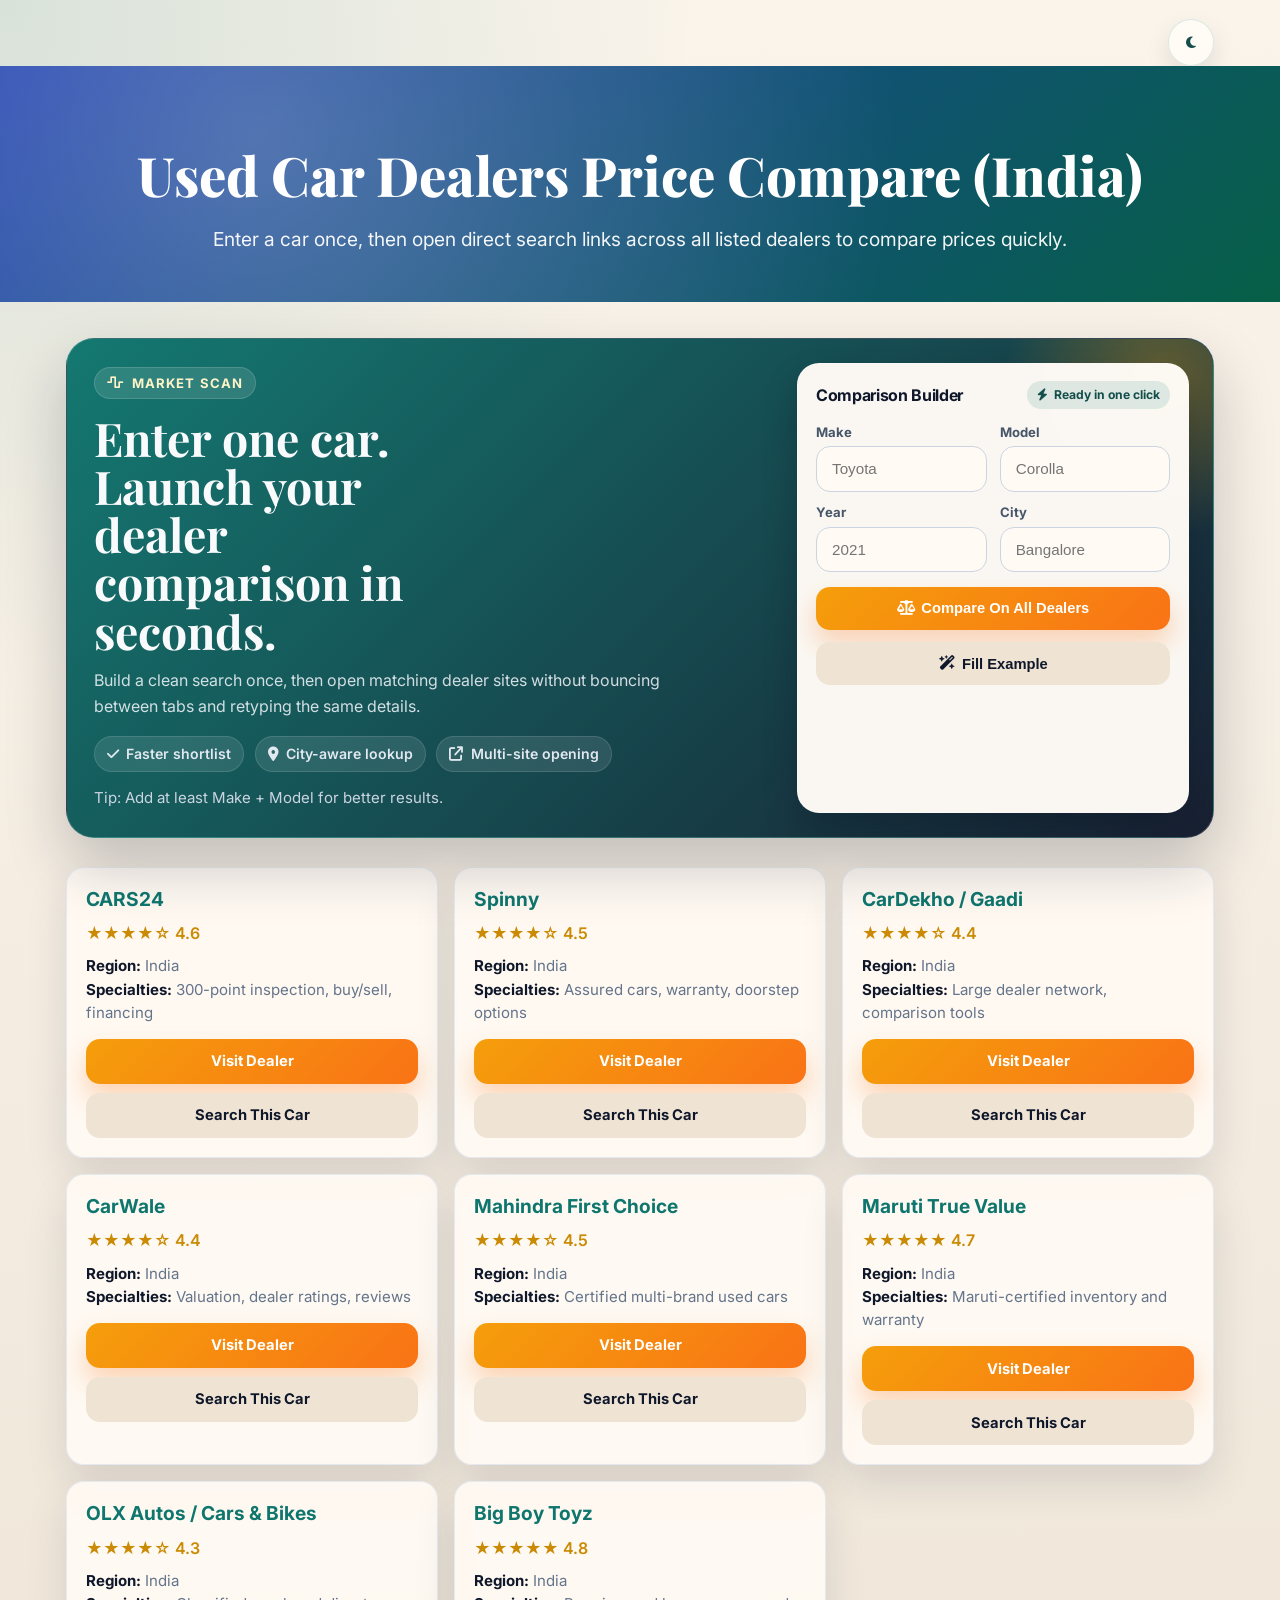
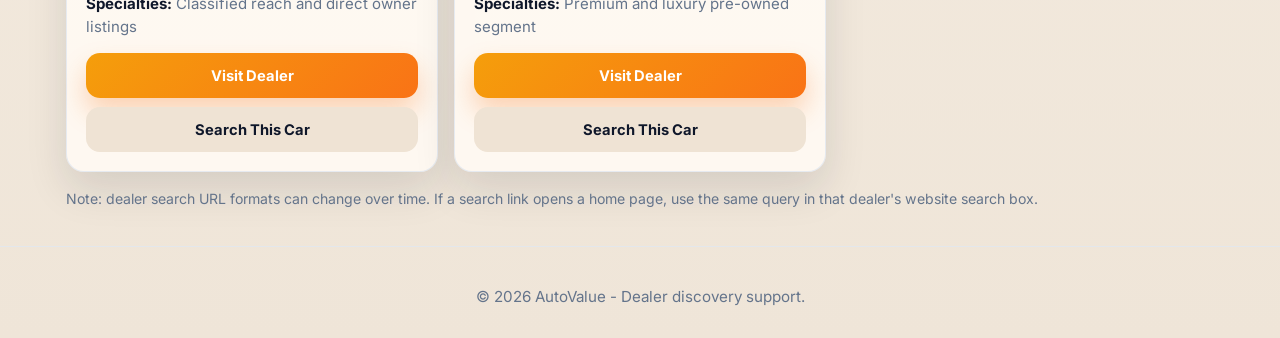
<file: templates/dealers.html>
﻿<!DOCTYPE html>
<html lang="en">
<head>
  <meta charset="UTF-8" />
  <meta name="viewport" content="width=device-width, initial-scale=1.0"/>
  <title>Top Used Car Dealers in India & Price Compare - AutoValue 2026</title>
  <link rel="preconnect" href="https://fonts.googleapis.com">
  <link rel="preconnect" href="https://fonts.gstatic.com" crossorigin>
  <link href="https://fonts.googleapis.com/css2?family=Inter:wght@300;400;500;600;700&family=Playfair+Display:wght@600;700;800&display=swap" rel="stylesheet">
  <link rel="stylesheet" href="https://cdnjs.cloudflare.com/ajax/libs/font-awesome/6.5.0/css/all.min.css"/>
  <style>
    :root {
      --bg: #efe5d8;
      --surface: #fffaf4;
      --text: #0f172a;
      --muted: #64748b;
      --primary: #0f766e;
      --primary-dark: #134e4a;
      --accent: #f59e0b;
      --card: rgba(255, 250, 244, 0.92);
      --border: rgba(226,232,240,0.85);
      --shadow: 0 18px 42px rgba(15, 23, 42, 0.12);
      --radius: 18px;
    }

    * { margin: 0; padding: 0; box-sizing: border-box; }

    body {
      font-family: 'Inter', sans-serif;
      background:
        radial-gradient(circle at top left, rgba(15, 118, 110, 0.14), transparent 30%),
        linear-gradient(180deg, #faf4eb 0%, var(--bg) 100%);
      color: var(--text);
      min-height: 100vh;
    }

    header {
      background: linear-gradient(135deg, #1e40af, #065f46);
      color: white;
      padding: 4.5rem 1.25rem 3rem;
      text-align: center;
      position: relative;
      overflow: hidden;
    }

    header::before {
      content: '';
      position: absolute;
      inset: 0;
      background: radial-gradient(circle at 20% 30%, rgba(255,255,255,0.25) 0%, transparent 62%);
    }

    h1 {
      position: relative;
      font-family: 'Playfair Display', serif;
      font-size: clamp(2rem, 6vw, 3.4rem);
      font-weight: 800;
    }

    header p {
      position: relative;
      font-size: clamp(1rem, 2.8vw, 1.2rem);
      max-width: 860px;
      margin: 0.9rem auto 0;
      opacity: 0.94;
      line-height: 1.5;
    }

    .container {
      max-width: 1180px;
      margin: 2.25rem auto;
      padding: 0 1rem;
    }

    .toolbar {
      max-width: 1180px;
      margin: 1.2rem auto 0;
      padding: 0 1rem;
      display: flex;
      justify-content: flex-end;
    }

    .theme-toggle {
      width: 2.9rem;
      height: 2.9rem;
      border-radius: 999px;
      border: 1px solid rgba(15, 118, 110, 0.14);
      background: rgba(255, 251, 246, 0.92);
      color: var(--primary-dark);
      display: inline-flex;
      align-items: center;
      justify-content: center;
      cursor: pointer;
      box-shadow: 0 10px 24px rgba(15, 23, 42, 0.1);
      transition: transform 0.2s ease, background 0.2s ease, color 0.2s ease, border-color 0.2s ease;
    }

    .theme-toggle:hover {
      transform: translateY(-1px);
    }

    .compare-panel {
      background:
        linear-gradient(135deg, rgba(15, 118, 110, 0.98), rgba(15, 23, 42, 0.96)),
        var(--surface);
      color: #f8fafc;
      border: 1px solid rgba(255,255,255,0.14);
      border-radius: 28px;
      box-shadow: 0 28px 60px rgba(15, 23, 42, 0.22);
      padding: 1.5rem;
      margin-bottom: 1.8rem;
      position: relative;
      overflow: hidden;
    }

    .compare-panel::before {
      content: '';
      position: absolute;
      width: 320px;
      height: 320px;
      right: -110px;
      top: -120px;
      background: radial-gradient(circle, rgba(245,158,11,0.35) 0%, transparent 70%);
      pointer-events: none;
    }

    .compare-shell {
      position: relative;
      display: grid;
      grid-template-columns: minmax(0, 1.4fr) minmax(260px, 0.8fr);
      gap: 1.3rem;
      align-items: stretch;
      z-index: 1;
    }

    .compare-copy {
      padding: 0.25rem 0.2rem;
    }

    .compare-panel h2 {
      font-family: 'Playfair Display', serif;
      font-size: clamp(1.9rem, 4vw, 2.9rem);
      line-height: 1.04;
      margin-bottom: 0.85rem;
      max-width: 12ch;
    }

    .compare-kicker {
      display: inline-flex;
      align-items: center;
      gap: 0.5rem;
      background: rgba(255,255,255,0.12);
      color: #fef3c7;
      border: 1px solid rgba(255,255,255,0.14);
      border-radius: 999px;
      padding: 0.45rem 0.75rem;
      font-size: 0.82rem;
      font-weight: 700;
      letter-spacing: 0.08em;
      text-transform: uppercase;
      margin-bottom: 0.9rem;
    }

    .compare-lead {
      max-width: 58ch;
      color: rgba(241,245,249,0.86);
      line-height: 1.6;
      font-size: 1rem;
      margin-bottom: 1rem;
    }

    .compare-points {
      display: flex;
      flex-wrap: wrap;
      gap: 0.65rem;
    }

    .compare-point {
      display: inline-flex;
      align-items: center;
      gap: 0.45rem;
      padding: 0.55rem 0.75rem;
      border-radius: 999px;
      background: rgba(255,255,255,0.1);
      border: 1px solid rgba(255,255,255,0.12);
      color: #e2e8f0;
      font-size: 0.88rem;
      font-weight: 600;
    }

    .compare-form-card {
      background: rgba(255, 251, 246, 0.98);
      color: var(--text);
      border-radius: 22px;
      padding: 1.1rem;
      border: 1px solid rgba(255,255,255,0.18);
      box-shadow: 0 18px 34px rgba(2, 8, 23, 0.22);
    }

    .compare-form-title {
      display: flex;
      align-items: center;
      justify-content: space-between;
      gap: 0.75rem;
      margin-bottom: 0.95rem;
    }

    .compare-form-title strong {
      font-size: 1rem;
      letter-spacing: -0.02em;
    }

    .compare-badge {
      display: inline-flex;
      align-items: center;
      gap: 0.35rem;
      border-radius: 999px;
      padding: 0.38rem 0.65rem;
      font-size: 0.76rem;
      font-weight: 700;
      color: var(--primary-dark);
      background: rgba(15, 118, 110, 0.12);
    }

    .form-grid {
      display: grid;
      grid-template-columns: repeat(2, minmax(0, 1fr));
      gap: 0.8rem;
      margin-bottom: 0.9rem;
    }

    .field-group label {
      display: block;
      margin-bottom: 0.38rem;
      color: #475569;
      font-size: 0.82rem;
      font-weight: 700;
    }

    .form-grid input {
      width: 100%;
      padding: 0.84rem 0.95rem;
      border: 1px solid #cbd5e1;
      border-radius: 14px;
      font-size: 0.95rem;
      background: #fffaf4;
      transition: border-color 0.2s ease, box-shadow 0.2s ease, transform 0.2s ease;
    }

    .form-grid input:focus {
      outline: none;
      border-color: rgba(15, 118, 110, 0.7);
      box-shadow: 0 0 0 4px rgba(15, 118, 110, 0.12);
      transform: translateY(-1px);
    }

    .form-actions {
      display: flex;
      gap: 0.75rem;
      flex-wrap: wrap;
    }

    .btn {
      border: 0;
      border-radius: 14px;
      padding: 0.85rem 1rem;
      cursor: pointer;
      font-weight: 700;
      font-size: 0.92rem;
      text-decoration: none;
      display: inline-flex;
      align-items: center;
      gap: 0.4rem;
      transition: transform 0.2s ease, box-shadow 0.2s ease, opacity 0.2s ease;
    }

    .btn:hover {
      transform: translateY(-1px);
    }

    .btn-primary {
      background: linear-gradient(135deg, var(--accent), #f97316);
      color: #fff;
      box-shadow: 0 14px 26px rgba(249, 115, 22, 0.28);
      flex: 1 1 220px;
      justify-content: center;
    }

    .btn-secondary {
      background: #efe3d4;
      color: #0f172a;
      flex: 1 1 160px;
      justify-content: center;
    }

    .compare-summary {
      margin-top: 0.9rem;
      color: #cbd5e1;
      font-size: 0.94rem;
      line-height: 1.5;
      word-break: break-word;
      max-width: 60ch;
    }

    .dealer-grid {
      display: grid;
      grid-template-columns: repeat(auto-fit, minmax(290px, 1fr));
      gap: 1rem;
    }

    .dealer-card {
      background: var(--card);
      border-radius: var(--radius);
      padding: 1.2rem;
      box-shadow: var(--shadow);
      border: 1px solid var(--border);
      display: flex;
      flex-direction: column;
      gap: 0.7rem;
      min-width: 0;
    }

    .dealer-name {
      font-size: 1.2rem;
      font-weight: 700;
      color: var(--primary);
      line-height: 1.3;
      overflow-wrap: anywhere;
    }

    .dealer-rating {
      color: #ca8a04;
      font-size: 1rem;
      font-weight: 600;
    }

    .dealer-info {
      color: var(--muted);
      line-height: 1.55;
      font-size: 0.94rem;
    }

    .dealer-info strong { color: var(--text); }

    .dealer-actions {
      display: flex;
      flex-wrap: wrap;
      gap: 0.55rem;
      margin-top: 0.2rem;
    }

    .muted-note {
      margin-top: 1rem;
      color: var(--muted);
      font-size: 0.88rem;
      line-height: 1.5;
    }

    footer {
      text-align: center;
      padding: 2.5rem 1rem 2rem;
      color: var(--muted);
      font-size: 0.95rem;
      border-top: 1px solid var(--border);
      margin-top: 2rem;
    }

    body.theme-dark {
      --bg: #11181d;
      --surface: #1a242a;
      --text: #e6efec;
      --muted: #a5b7b2;
      --primary: #83b8aa;
      --primary-dark: #bfe1d9;
      --accent: #d7a57d;
      --card: rgba(24, 34, 40, 0.9);
      --border: rgba(191, 225, 217, 0.12);
      --shadow: 0 18px 42px rgba(0, 0, 0, 0.24);
    }

    body.theme-dark {
      background:
        radial-gradient(circle at top left, rgba(131, 184, 170, 0.12), transparent 30%),
        linear-gradient(180deg, #12191e 0%, var(--bg) 100%);
    }

    body.theme-dark .theme-toggle {
      background: rgba(25, 36, 42, 0.92);
      color: #f0d7c3;
      border-color: rgba(191, 225, 217, 0.14);
    }

    body.theme-dark .compare-form-card,
    body.theme-dark .dealer-card {
      border-color: var(--border);
    }

    body.theme-dark .compare-form-card {
      background: rgba(26, 36, 42, 0.98);
      color: var(--text);
    }

    body.theme-dark .field-group label,
    body.theme-dark .dealer-info,
    body.theme-dark .muted-note,
    body.theme-dark footer {
      color: var(--muted);
    }

    body.theme-dark .dealer-info strong,
    body.theme-dark .dealer-name {
      color: var(--text);
    }

    body.theme-dark .form-grid input {
      background: #11191e;
      color: var(--text);
      border-color: rgba(191, 225, 217, 0.14);
    }

    body.theme-dark .btn-secondary {
      background: #26343b;
      color: var(--text);
    }

    @media (max-width: 900px) {
      .compare-shell {
        grid-template-columns: 1fr;
      }
    }

    @media (max-width: 640px) {
      header {
        padding: 3.4rem 0.9rem 2.4rem;
      }

      .container {
        padding: 0 0.75rem;
      }

      .compare-panel {
        padding: 1rem;
        border-radius: 22px;
      }

      .form-grid {
        grid-template-columns: 1fr;
      }

      .dealer-grid {
        grid-template-columns: 1fr;
      }

      .btn {
        width: 100%;
        justify-content: center;
      }

      .compare-form-title {
        flex-direction: column;
        align-items: flex-start;
      }

      .dealer-actions .btn {
        width: auto;
        justify-content: flex-start;
      }
    }
  </style>
</head>
<body>

<div class="toolbar">
  <button class="theme-toggle" type="button" data-theme-toggle aria-label="Switch theme" title="Night mode">
    <i class="fa-solid fa-moon"></i>
  </button>
</div>

<header>
  <h1>Used Car Dealers Price Compare (India)</h1>
  <p>Enter a car once, then open direct search links across all listed dealers to compare prices quickly.</p>
</header>

<div class="container">
  <section class="compare-panel">
    <div class="compare-shell">
      <div class="compare-copy">
        <div class="compare-kicker">
          <i class="fa-solid fa-wave-square"></i> Market Scan
        </div>
        <h2>Enter one car. Launch your dealer comparison in seconds.</h2>
        <p class="compare-lead">
          Build a clean search once, then open matching dealer sites without bouncing between tabs and retyping the same details.
        </p>
        <div class="compare-points">
          <span class="compare-point"><i class="fa-solid fa-check"></i> Faster shortlist</span>
          <span class="compare-point"><i class="fa-solid fa-location-dot"></i> City-aware lookup</span>
          <span class="compare-point"><i class="fa-solid fa-arrow-up-right-from-square"></i> Multi-site opening</span>
        </div>
        <p id="compareSummary" class="compare-summary">Tip: Add at least Make + Model for better results.</p>
      </div>

      <div class="compare-form-card">
        <div class="compare-form-title">
          <strong>Comparison Builder</strong>
          <span class="compare-badge"><i class="fa-solid fa-bolt"></i> Ready in one click</span>
        </div>
        <div class="form-grid">
          <div class="field-group">
            <label for="makeInput">Make</label>
            <input id="makeInput" type="text" placeholder="Toyota" />
          </div>
          <div class="field-group">
            <label for="modelInput">Model</label>
            <input id="modelInput" type="text" placeholder="Corolla" />
          </div>
          <div class="field-group">
            <label for="yearInput">Year</label>
            <input id="yearInput" type="text" placeholder="2021" />
          </div>
          <div class="field-group">
            <label for="cityInput">City</label>
            <input id="cityInput" type="text" placeholder="Bangalore" />
          </div>
        </div>
        <div class="form-actions">
          <button id="compareAllBtn" class="btn btn-primary" type="button">
            <i class="fa-solid fa-scale-balanced"></i> Compare On All Dealers
          </button>
          <button id="fillDemoBtn" class="btn btn-secondary" type="button">
            <i class="fa-solid fa-wand-magic-sparkles"></i> Fill Example
          </button>
        </div>
      </div>
    </div>
  </section>

  <div class="dealer-grid" id="dealerGrid">
    <div class="dealer-card" data-url="https://www.google.com/search?q=site:cars24.com+{query}" data-name="CARS24">
      <div class="dealer-name">CARS24</div>
      <div class="dealer-rating">&#9733;&#9733;&#9733;&#9733;&#9734; 4.6</div>
      <div class="dealer-info">
        <strong>Region:</strong> India<br>
        <strong>Specialties:</strong> 300-point inspection, buy/sell, financing
      </div>
      <div class="dealer-actions">
        <a class="btn btn-primary" target="_blank" rel="noopener noreferrer" href="https://www.cars24.com">Visit Dealer</a>
        <a class="btn btn-secondary search-btn" target="_blank" rel="noopener noreferrer" href="#">Search This Car</a>
      </div>
    </div>

    <div class="dealer-card" data-url="https://www.google.com/search?q=site:spinny.com+{query}" data-name="Spinny">
      <div class="dealer-name">Spinny</div>
      <div class="dealer-rating">&#9733;&#9733;&#9733;&#9733;&#9734; 4.5</div>
      <div class="dealer-info">
        <strong>Region:</strong> India<br>
        <strong>Specialties:</strong> Assured cars, warranty, doorstep options
      </div>
      <div class="dealer-actions">
        <a class="btn btn-primary" target="_blank" rel="noopener noreferrer" href="https://www.spinny.com">Visit Dealer</a>
        <a class="btn btn-secondary search-btn" target="_blank" rel="noopener noreferrer" href="#">Search This Car</a>
      </div>
    </div>

    <div class="dealer-card" data-url="https://www.google.com/search?q=site:cardekho.com+{query}" data-name="CarDekho">
      <div class="dealer-name">CarDekho / Gaadi</div>
      <div class="dealer-rating">&#9733;&#9733;&#9733;&#9733;&#9734; 4.4</div>
      <div class="dealer-info">
        <strong>Region:</strong> India<br>
        <strong>Specialties:</strong> Large dealer network, comparison tools
      </div>
      <div class="dealer-actions">
        <a class="btn btn-primary" target="_blank" rel="noopener noreferrer" href="https://www.cardekho.com/used-cars">Visit Dealer</a>
        <a class="btn btn-secondary search-btn" target="_blank" rel="noopener noreferrer" href="#">Search This Car</a>
      </div>
    </div>

    <div class="dealer-card" data-url="https://www.google.com/search?q=site:carwale.com+{query}" data-name="CarWale">
      <div class="dealer-name">CarWale</div>
      <div class="dealer-rating">&#9733;&#9733;&#9733;&#9733;&#9734; 4.4</div>
      <div class="dealer-info">
        <strong>Region:</strong> India<br>
        <strong>Specialties:</strong> Valuation, dealer ratings, reviews
      </div>
      <div class="dealer-actions">
        <a class="btn btn-primary" target="_blank" rel="noopener noreferrer" href="https://www.carwale.com/used">Visit Dealer</a>
        <a class="btn btn-secondary search-btn" target="_blank" rel="noopener noreferrer" href="#">Search This Car</a>
      </div>
    </div>

    <div class="dealer-card" data-url="https://www.google.com/search?q=site:mahindrafirstchoice.com+{query}" data-name="Mahindra First Choice">
      <div class="dealer-name">Mahindra First Choice</div>
      <div class="dealer-rating">&#9733;&#9733;&#9733;&#9733;&#9734; 4.5</div>
      <div class="dealer-info">
        <strong>Region:</strong> India<br>
        <strong>Specialties:</strong> Certified multi-brand used cars
      </div>
      <div class="dealer-actions">
        <a class="btn btn-primary" target="_blank" rel="noopener noreferrer" href="https://www.mahindrafirstchoice.com">Visit Dealer</a>
        <a class="btn btn-secondary search-btn" target="_blank" rel="noopener noreferrer" href="#">Search This Car</a>
      </div>
    </div>

    <div class="dealer-card" data-url="https://www.google.com/search?q=site:marutisuzukitruevalue.com+{query}" data-name="Maruti True Value">
      <div class="dealer-name">Maruti True Value</div>
      <div class="dealer-rating">&#9733;&#9733;&#9733;&#9733;&#9733; 4.7</div>
      <div class="dealer-info">
        <strong>Region:</strong> India<br>
        <strong>Specialties:</strong> Maruti-certified inventory and warranty
      </div>
      <div class="dealer-actions">
        <a class="btn btn-primary" target="_blank" rel="noopener noreferrer" href="https://www.marutisuzukitruevalue.com">Visit Dealer</a>
        <a class="btn btn-secondary search-btn" target="_blank" rel="noopener noreferrer" href="#">Search This Car</a>
      </div>
    </div>

    <div class="dealer-card" data-url="https://www.google.com/search?q=site:olx.in+{query}" data-name="OLX Autos / Cars & Bikes">
      <div class="dealer-name">OLX Autos / Cars &amp; Bikes</div>
      <div class="dealer-rating">&#9733;&#9733;&#9733;&#9733;&#9734; 4.3</div>
      <div class="dealer-info">
        <strong>Region:</strong> India<br>
        <strong>Specialties:</strong> Classified reach and direct owner listings
      </div>
      <div class="dealer-actions">
        <a class="btn btn-primary" target="_blank" rel="noopener noreferrer" href="https://www.olx.in">Visit Dealer</a>
        <a class="btn btn-secondary search-btn" target="_blank" rel="noopener noreferrer" href="#">Search This Car</a>
      </div>
    </div>

    <div class="dealer-card" data-url="https://www.google.com/search?q=site:bigboytoyz.com+{query}" data-name="Big Boy Toyz">
      <div class="dealer-name">Big Boy Toyz</div>
      <div class="dealer-rating">&#9733;&#9733;&#9733;&#9733;&#9733; 4.8</div>
      <div class="dealer-info">
        <strong>Region:</strong> India<br>
        <strong>Specialties:</strong> Premium and luxury pre-owned segment
      </div>
      <div class="dealer-actions">
        <a class="btn btn-primary" target="_blank" rel="noopener noreferrer" href="https://www.bigboytoyz.com">Visit Dealer</a>
        <a class="btn btn-secondary search-btn" target="_blank" rel="noopener noreferrer" href="#">Search This Car</a>
      </div>
    </div>
  </div>

  <p class="muted-note">
    Note: dealer search URL formats can change over time. If a search link opens a home page, use the same query in that dealer's website search box.
  </p>
</div>

<footer>
  &copy; 2026 AutoValue - Dealer discovery support.
</footer>

<script>
  (function () {
    const storageKey = "autovalue-theme";
    const toggle = document.querySelector("[data-theme-toggle]");

    function getPreferredTheme() {
      const saved = localStorage.getItem(storageKey);
      if (saved === "dark" || saved === "light") {
        return saved;
      }
      return window.matchMedia("(prefers-color-scheme: dark)").matches ? "dark" : "light";
    }

    function applyTheme(theme) {
      document.body.classList.toggle("theme-dark", theme === "dark");
      if (!toggle) {
        return;
      }
      toggle.setAttribute("aria-label", theme === "dark" ? "Switch to light mode" : "Switch to dark mode");
      toggle.setAttribute("title", theme === "dark" ? "Light mode" : "Night mode");
      const icon = toggle.querySelector("i");
      if (icon) {
        icon.className = theme === "dark" ? "fa-solid fa-sun" : "fa-solid fa-moon";
      }
    }

    applyTheme(getPreferredTheme());

    if (toggle) {
      toggle.addEventListener("click", () => {
        const nextTheme = document.body.classList.contains("theme-dark") ? "light" : "dark";
        localStorage.setItem(storageKey, nextTheme);
        applyTheme(nextTheme);
      });
    }
  })();

  const makeInput = document.getElementById('makeInput');
  const modelInput = document.getElementById('modelInput');
  const yearInput = document.getElementById('yearInput');
  const cityInput = document.getElementById('cityInput');
  const compareSummary = document.getElementById('compareSummary');
  const compareAllBtn = document.getElementById('compareAllBtn');
  const fillDemoBtn = document.getElementById('fillDemoBtn');

  function buildQuery() {
    const parts = [
      makeInput.value.trim(),
      modelInput.value.trim(),
      yearInput.value.trim(),
      cityInput.value.trim()
    ].filter(Boolean);
    return parts.join(' ');
  }

  function buildSearchUrl(template, query) {
    return template.replace('{query}', encodeURIComponent(query));
  }

  function updateDealerSearchLinks() {
    const query = buildQuery();
    const cards = document.querySelectorAll('.dealer-card');

    cards.forEach((card) => {
      const searchBtn = card.querySelector('.search-btn');
      const template = card.dataset.url;

      if (!query) {
        searchBtn.href = '#';
        searchBtn.setAttribute('aria-disabled', 'true');
        return;
      }

      searchBtn.href = buildSearchUrl(template, query);
      searchBtn.removeAttribute('aria-disabled');
    });

    if (query) {
      compareSummary.textContent = `Current compare query: "${query}". Use "Search This Car" on any dealer or open all dealers at once.`;
    } else {
      compareSummary.textContent = 'Tip: Add at least Make + Model for better results.';
    }
  }

  compareAllBtn.addEventListener('click', () => {
    const query = buildQuery();
    if (!query) {
      compareSummary.textContent = 'Please enter at least a Make or Model before comparing.';
      return;
    }

    updateDealerSearchLinks();

    const cards = [...document.querySelectorAll('.dealer-card')];
    const firstSearchBtn = cards[0]?.querySelector('.search-btn');
    if (firstSearchBtn && firstSearchBtn.href && firstSearchBtn.href !== '#') {
      window.open(firstSearchBtn.href, '_blank', 'noopener,noreferrer');
    }

    compareSummary.textContent =
      `Opened the first dealer search for "${query}". All dealer cards below are now updated with the same query, so you can open Spinny, CarDekho, CarWale and others one click at a time without popup blocking.`;

    document.getElementById('dealerGrid').scrollIntoView({ behavior: 'smooth', block: 'start' });
  });
  fillDemoBtn.addEventListener('click', () => {
    const hasAnyQueryInput = [makeInput, modelInput, yearInput, cityInput]
      .some((el) => el.value.trim().length > 0);

    if (!hasAnyQueryInput) {
      makeInput.value = 'Toyota';
      modelInput.value = 'Corolla';
      yearInput.value = '2021';
      cityInput.value = 'Bangalore';
    }

    updateDealerSearchLinks();
  });

  [makeInput, modelInput, yearInput, cityInput].forEach((el) => {
    el.addEventListener('input', updateDealerSearchLinks);
  });

  updateDealerSearchLinks();
</script>

</body>
</html>
</file>
